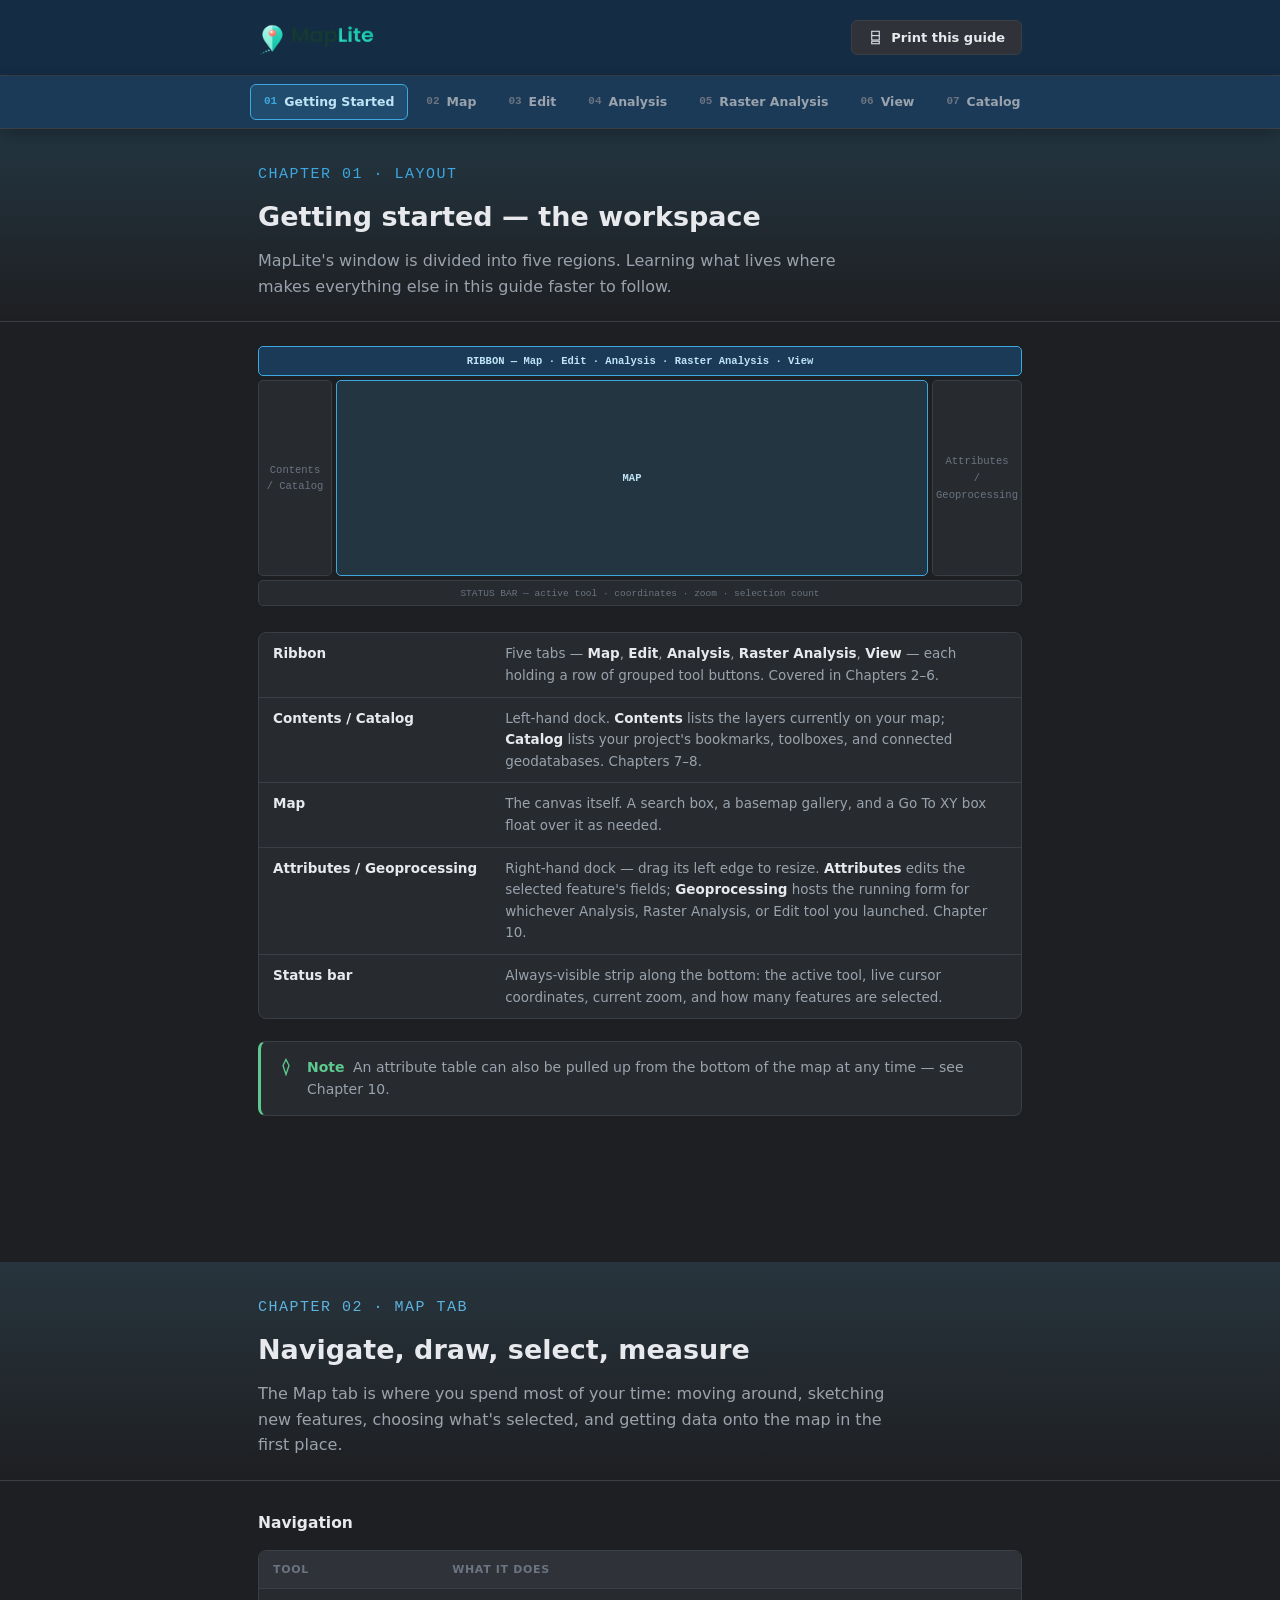
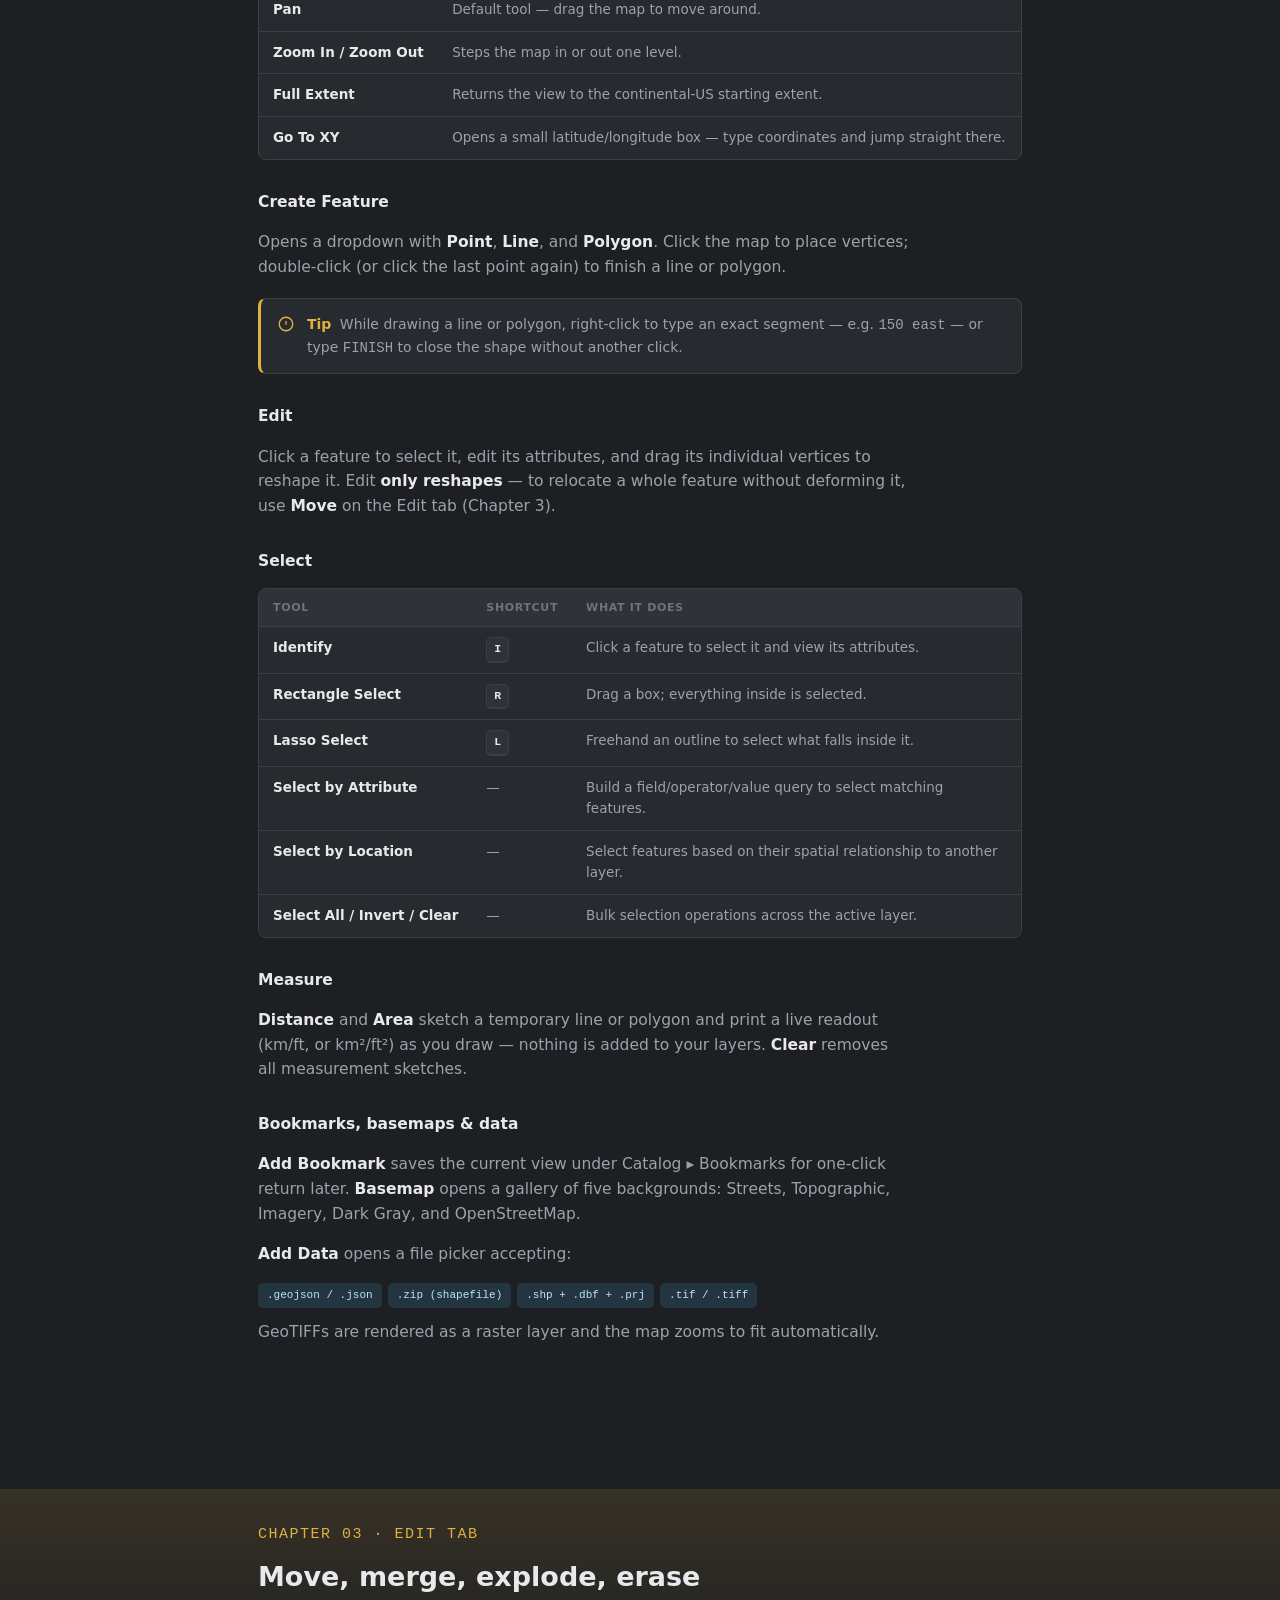
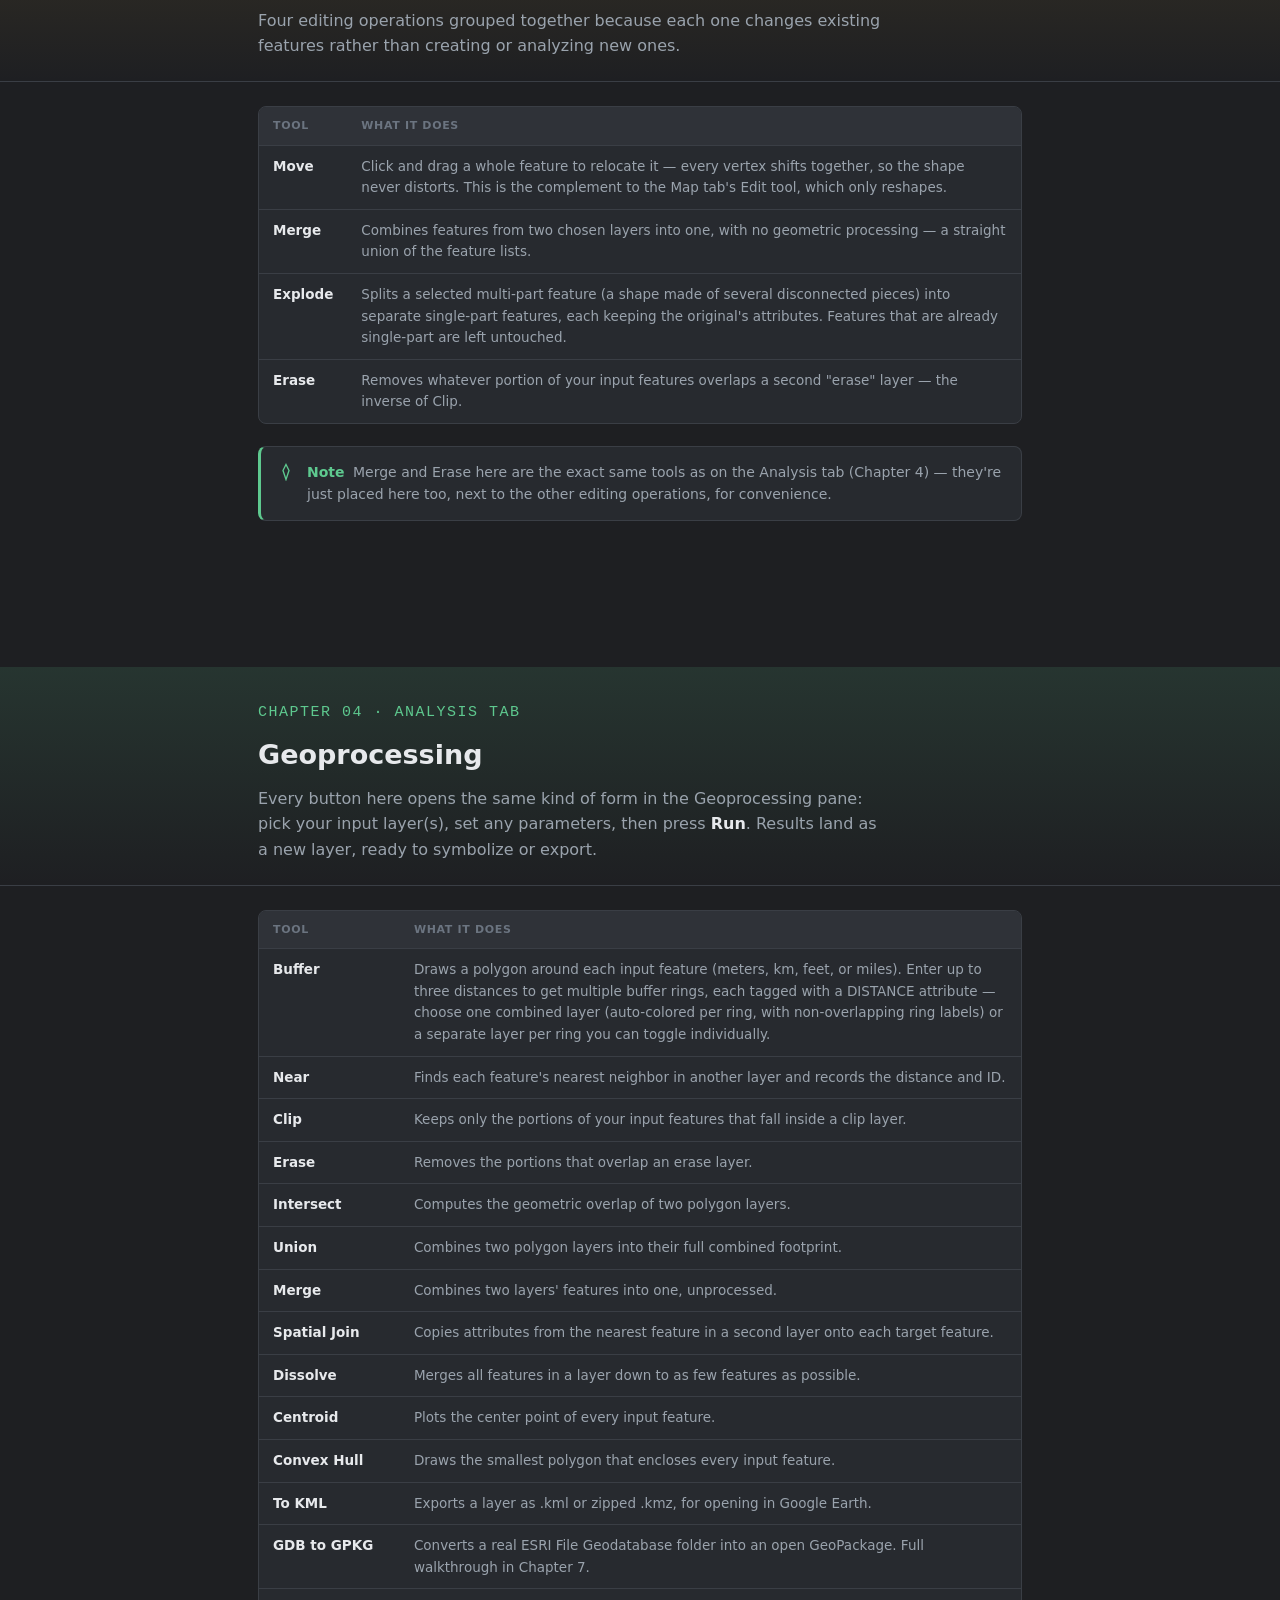
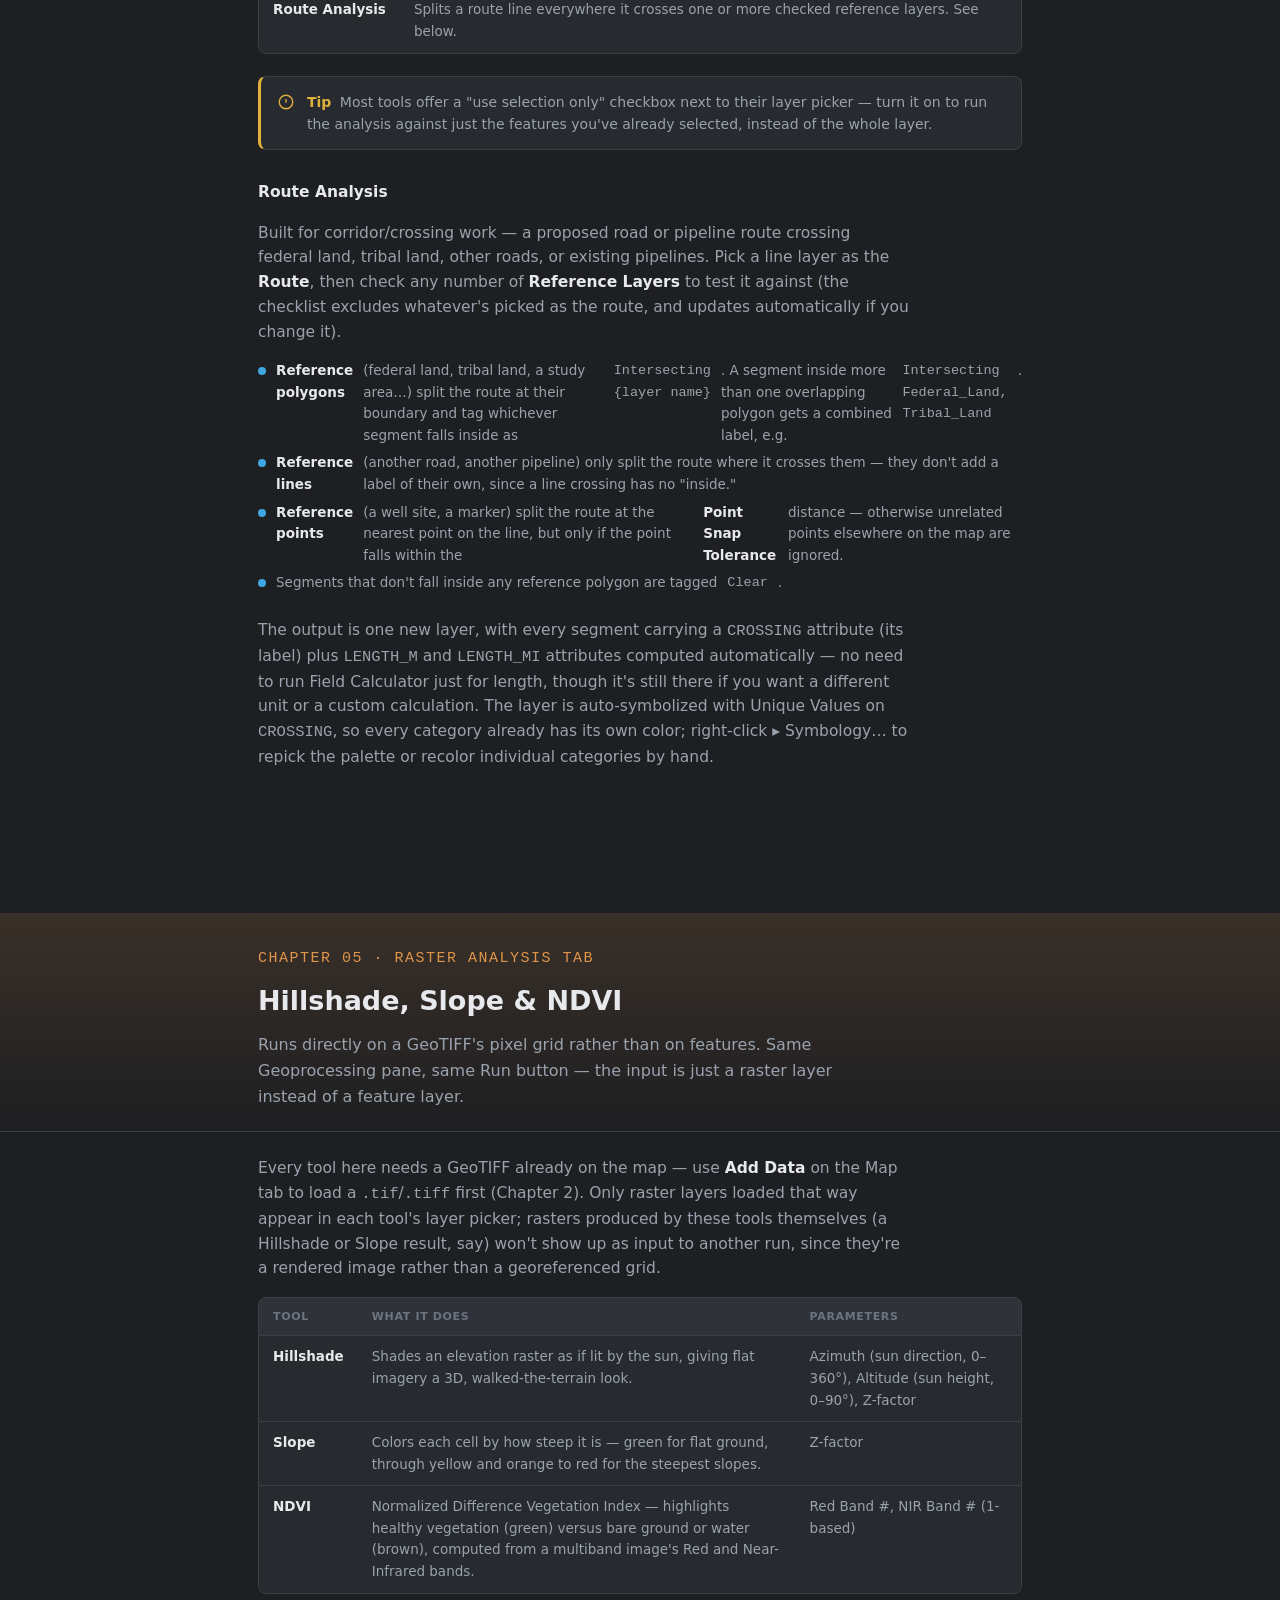
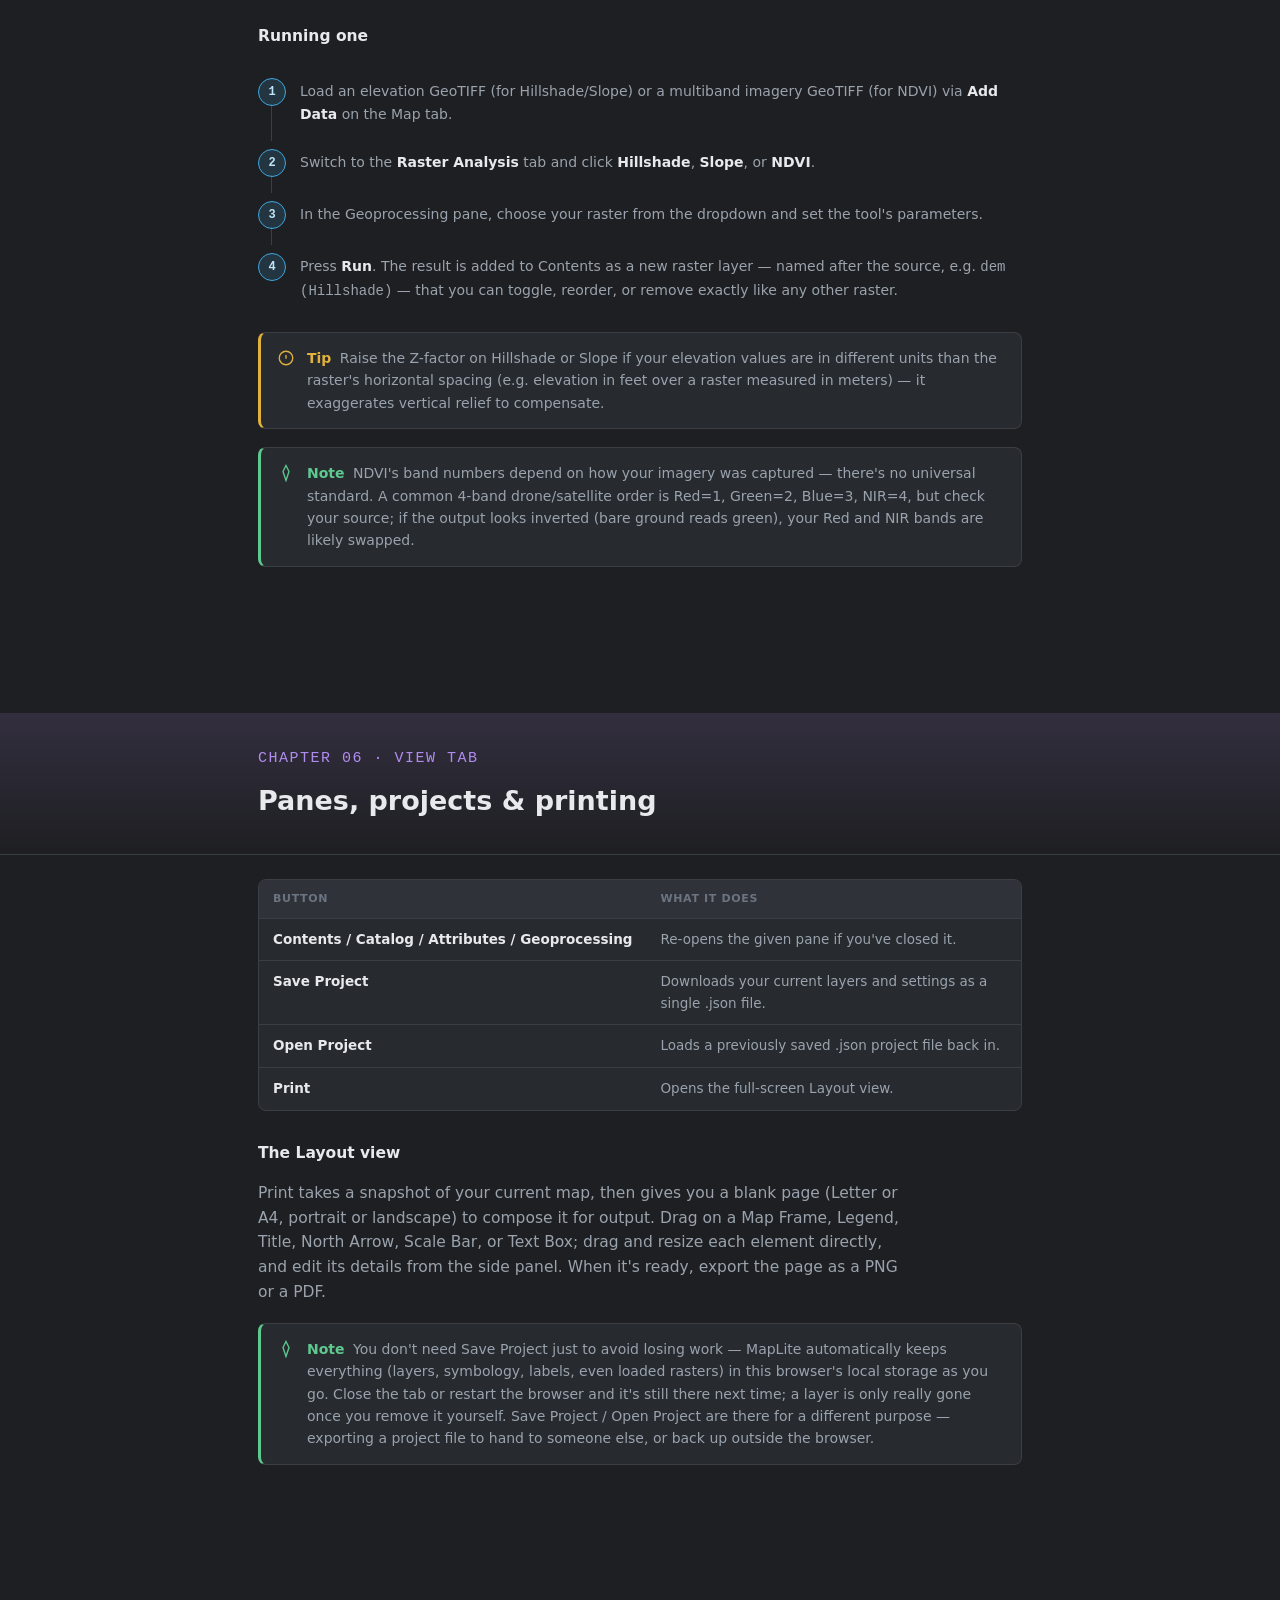
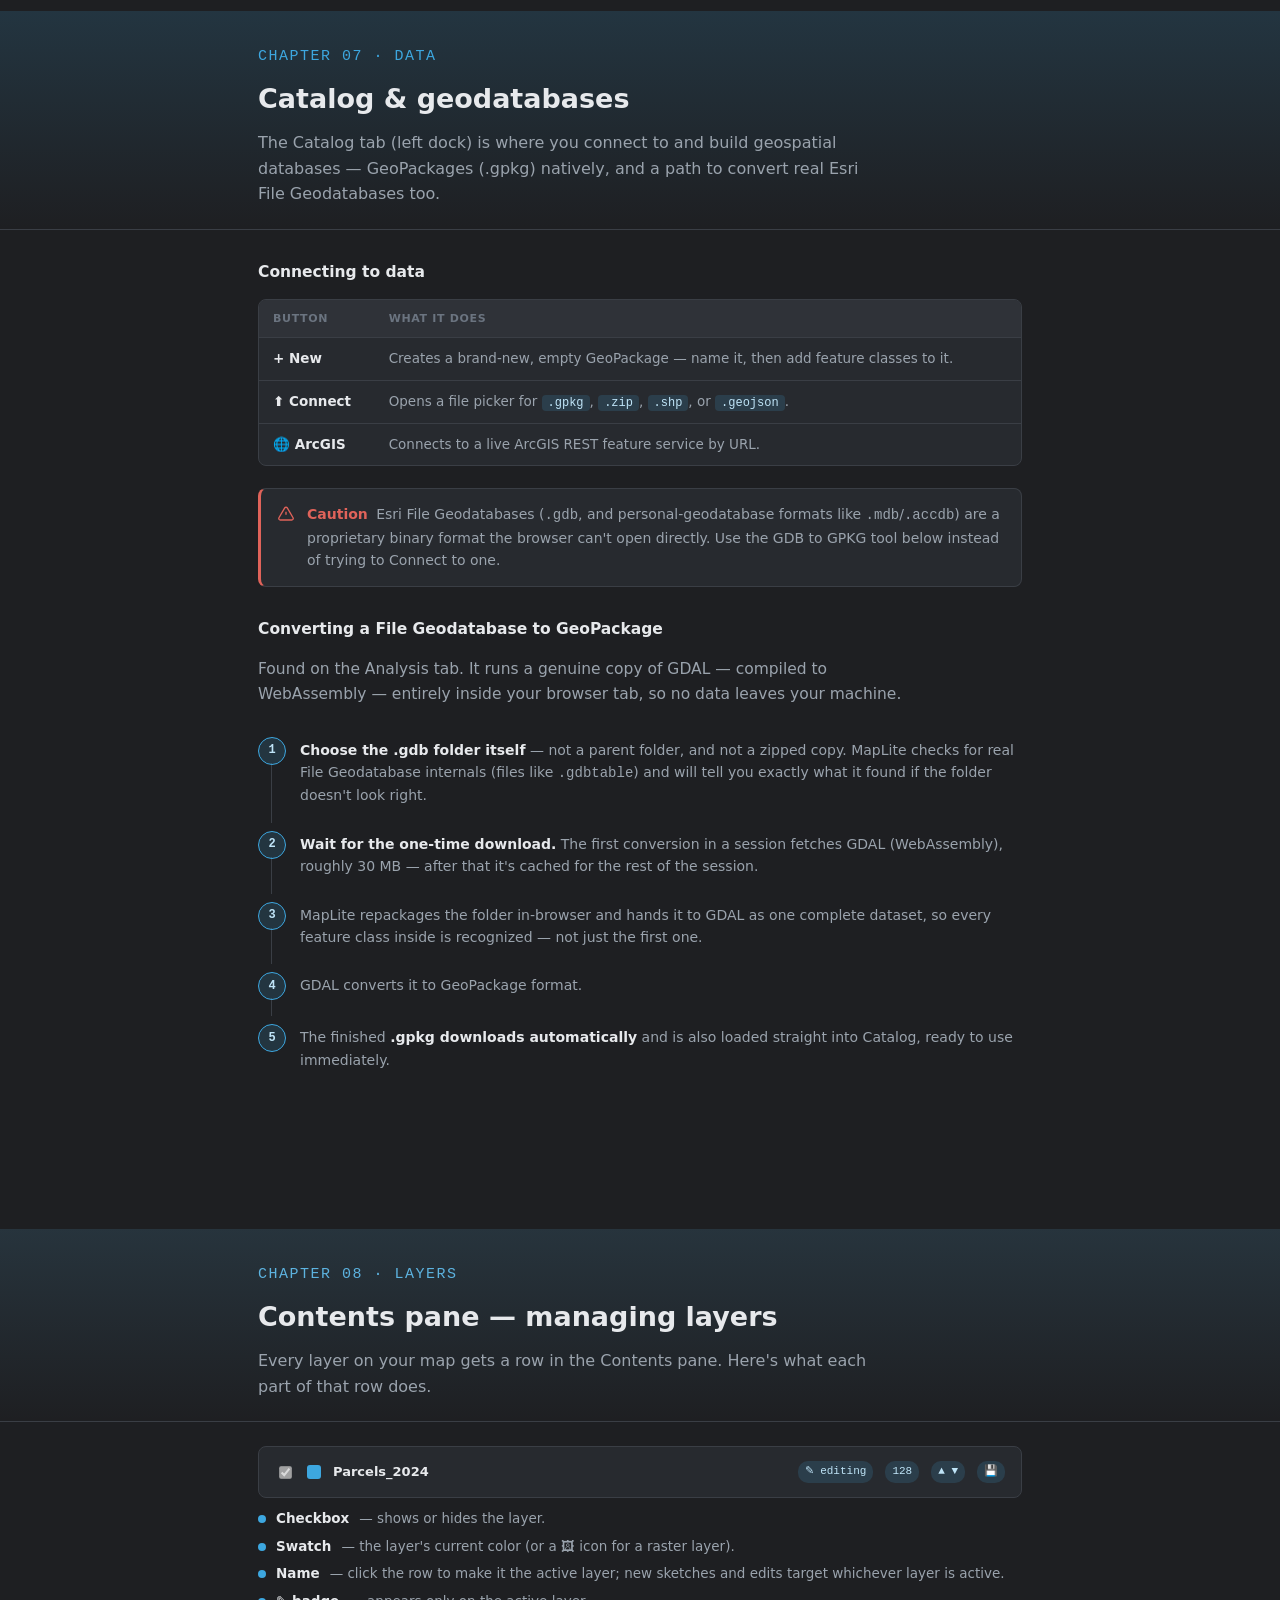
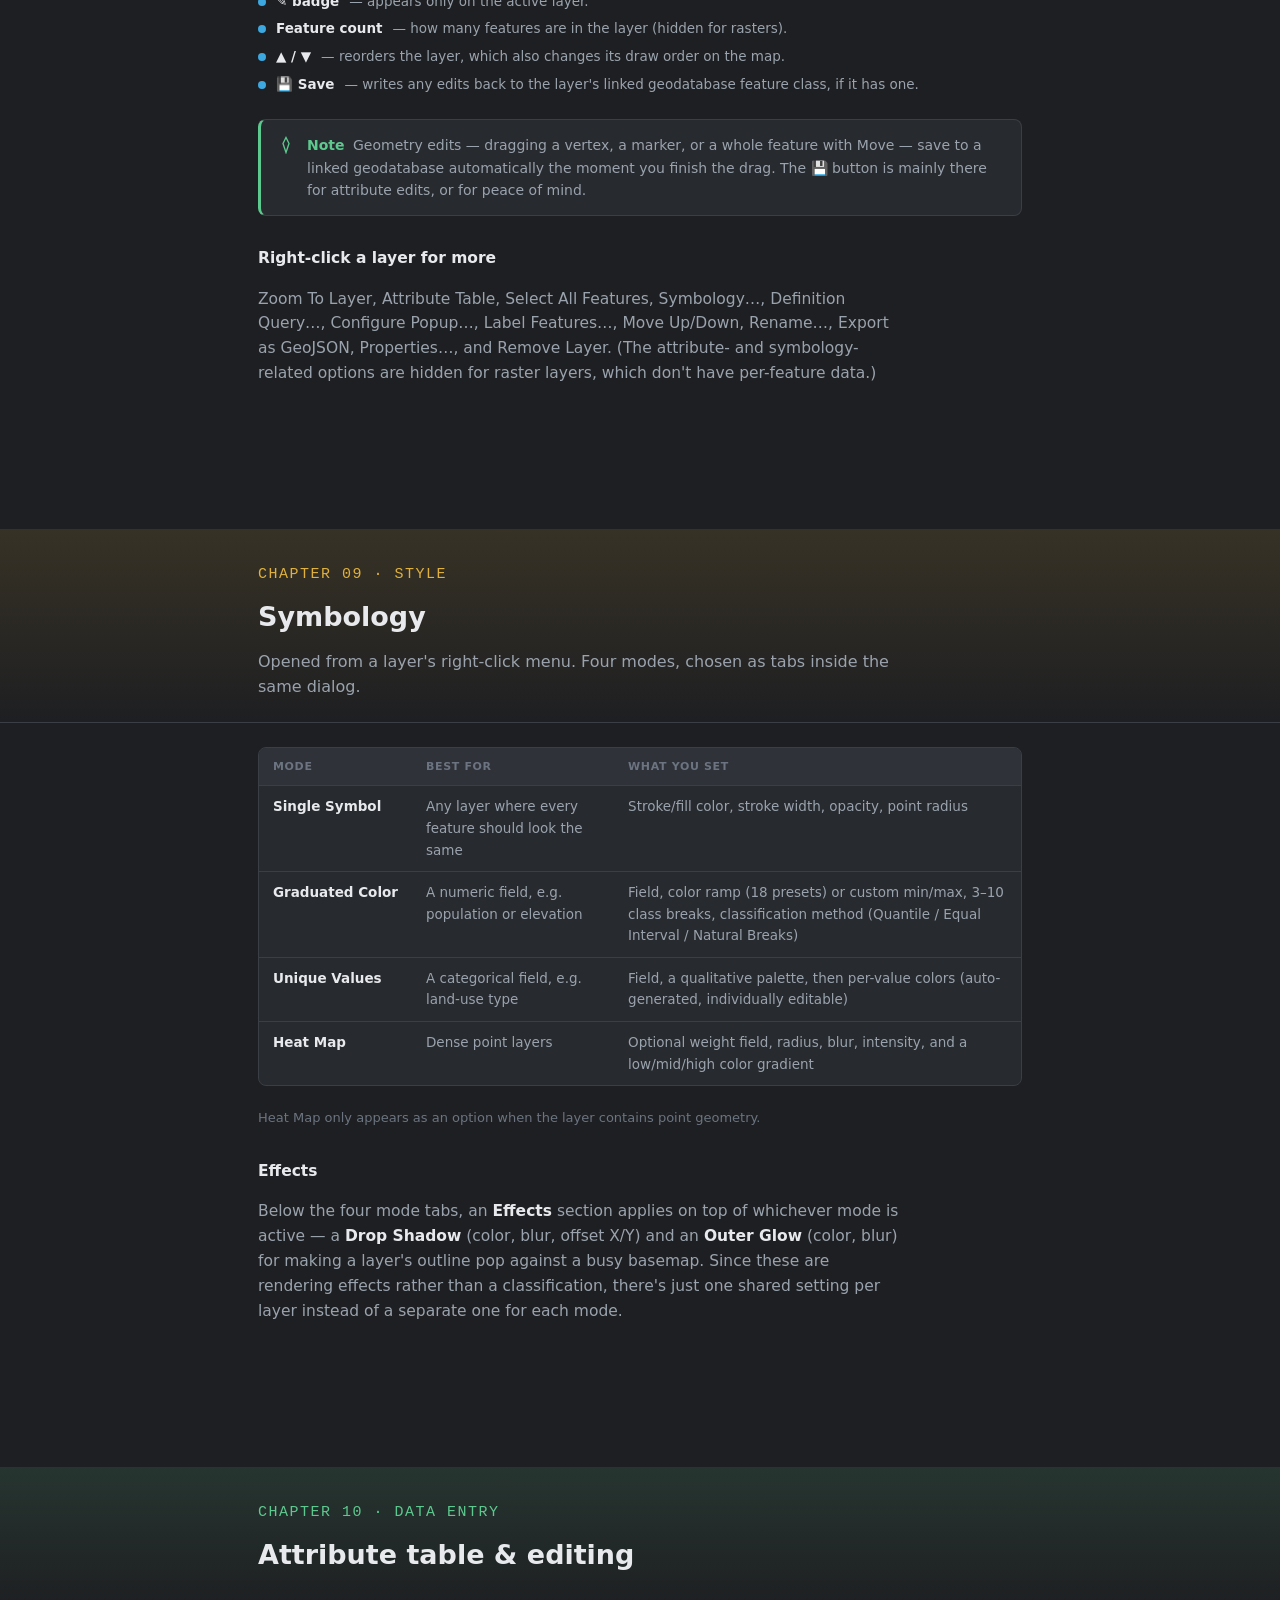
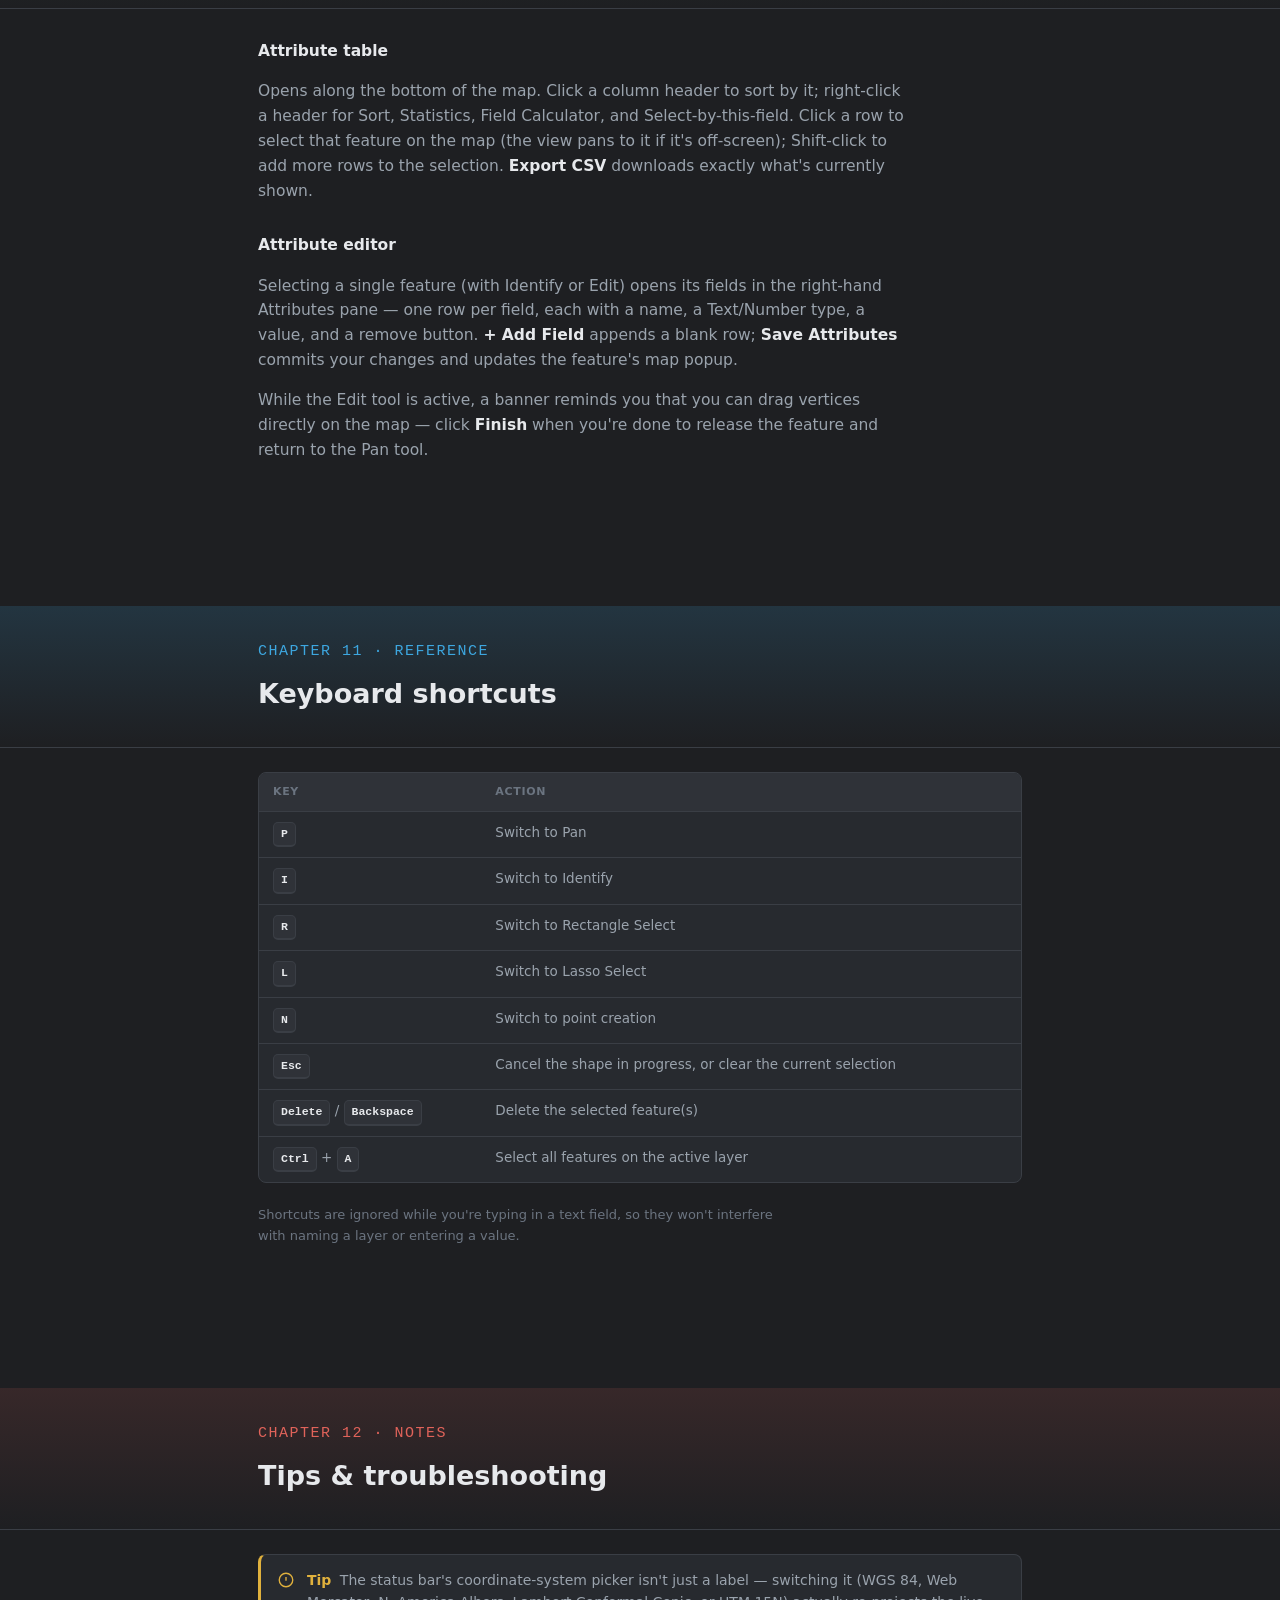
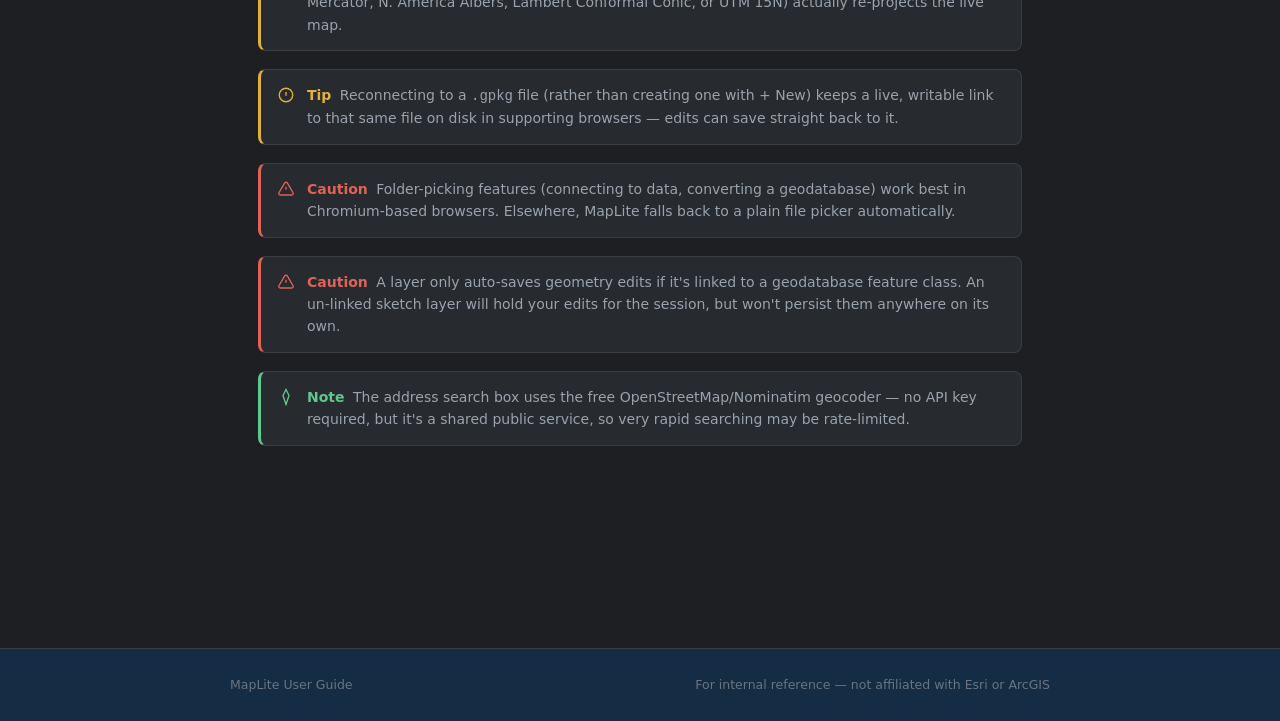
<file: user-guide.html>
<!doctype html>
<html lang="en">
<head>
<meta charset="UTF-8">
<meta name="viewport" content="width=device-width, initial-scale=1.0">
<title>MapLite — User Guide</title>
<style>
  :root{
    --bg-app:#1e1f22;
    --bg-panel:#272a2f;
    --bg-panel-raised:#2f3238;
    --bg-ribbon:#1b3a57;
    --bg-ribbon-dark:#142c44;
    --accent:#3da7e0;
    --accent-ink:#bfe4f7;
    --accent-soft:rgba(61,167,224,0.16);
    --accent-soft-strong:rgba(61,167,224,0.28);
    --border:#3a3e45;
    --text:#e7e9ec;
    --text-dim:#9aa3ad;
    --text-faint:#6b7480;
    --tip:#e0b13d;
    --tip-soft:rgba(224,177,61,0.13);
    --caution:#e0635a;
    --caution-soft:rgba(224,99,90,0.13);
    --good:#5ec98f;
    --good-soft:rgba(94,201,143,0.13);
    --ui: "Segoe UI", system-ui, -apple-system, Roboto, Arial, sans-serif;
    --mono: "Cascadia Mono", "SFMono-Regular", Consolas, "Liberation Mono", monospace;
  }

  *{box-sizing:border-box;}
  html{background:var(--bg-app);}
  body{
    margin:0; background:var(--bg-app); color:var(--text);
    font-family:var(--ui); line-height:1.6; font-size:15.5px;
    -webkit-font-smoothing:antialiased;
  }
  ::selection{background:var(--accent-soft-strong);}

  a{color:var(--accent-ink); text-decoration-color:var(--accent-soft-strong); text-underline-offset:2px;}
  a:hover{text-decoration-color:currentColor;}
  a:focus-visible, button:focus-visible{outline:2px solid var(--accent); outline-offset:2px; border-radius:2px;}

  h1,h2,h3,h4{font-family:var(--ui); color:var(--text); text-wrap:balance;}
  p{max-width:66ch;}
  code, kbd{font-family:var(--mono);}

  .page{max-width:820px; margin:0 auto; padding:0 28px 120px;}

  .app-header{
    background:var(--bg-ribbon-dark); border-bottom:1px solid var(--border);
    padding:20px 0;
  }
  .app-header-inner{
    max-width:820px; margin:0 auto; padding:0 28px;
    display:flex; align-items:center; justify-content:space-between; gap:20px; flex-wrap:wrap;
  }
  .brand{display:flex; align-items:center; gap:12px;}
  .brand .mark{width: 120px; height:34px; flex:0 0 auto;}
  .brand-text .name{font-size:19px; font-weight:700; color:var(--text); line-height:1.1;}
  .brand-text .sub{font-size:12px; color:var(--text-faint); font-family:var(--mono); letter-spacing:.04em; text-transform:uppercase;}

  .print-btn{
    appearance:none; border:1px solid var(--border); background:var(--bg-panel-raised); color:var(--text);
    font-family:var(--ui); font-size:13px; font-weight:600; padding:9px 16px; border-radius:6px;
    cursor:pointer; display:inline-flex; align-items:center; gap:8px;
  }
  .print-btn:hover{border-color:var(--accent); color:var(--accent-ink); background:var(--accent-soft);}
  .print-btn svg{width:15px; height:15px; stroke:currentColor; fill:none; stroke-width:1.7;}

  .tabstrip-wrap{
    position:sticky; top:0; z-index:20; background:var(--bg-ribbon); border-bottom:1px solid var(--border);
    box-shadow:0 6px 16px rgba(0,0,0,0.28);
  }
  .tabstrip{
    max-width:820px; margin:0 auto; padding:8px 20px; display:flex; gap:4px;
    overflow-x:auto; scrollbar-width:thin;
  }
  .tabstrip::-webkit-scrollbar{height:5px;}
  .tabstrip::-webkit-scrollbar-thumb{background:rgba(255,255,255,0.18); border-radius:3px;}
  .tab-link{
    flex:0 0 auto; display:flex; align-items:center; gap:7px; padding:7px 13px; border-radius:6px;
    font-size:12.5px; font-weight:600; color:var(--text-dim); text-decoration:none; white-space:nowrap;
    border:1px solid transparent;
  }
  .tab-link .n{font-family:var(--mono); font-size:11px; color:var(--text-faint); font-weight:700;}
  .tab-link:hover{background:rgba(255,255,255,0.08); color:var(--text);}
  .tab-link.active{background:var(--accent-soft); border-color:var(--accent); color:var(--accent-ink);}
  .tab-link.active .n{color:var(--accent);}

  .chapter{scroll-margin-top:66px; padding:0 0 8px;}
  .chapter-band{
    background:linear-gradient(180deg, var(--chapter-color-soft, var(--accent-soft)), transparent);
    border-bottom:1px solid var(--border); padding:34px 0 22px; margin-bottom:24px;
  }
  .chapter-band-inner{max-width:820px; margin:0 auto; padding:0 28px;}
  .chapter .kicker{
    font-family:var(--mono); font-size:12px; letter-spacing:.1em; text-transform:uppercase;
    color:var(--chapter-color, var(--accent)); margin:0 0 8px; display:flex; align-items:center; gap:8px;
  }
  .chapter h2{font-size:27px; margin:0 0 10px; font-weight:700;}
  .lede{font-size:16px; color:var(--text-dim); max-width:62ch; margin:0;}
  .chapter h3{font-size:15.5px; margin:30px 0 10px; color:var(--text); font-weight:700;}
  .chapter p{color:var(--text-dim);}

  .tbl-wrap{overflow-x:auto; margin:14px 0 22px; border:1px solid var(--border); border-radius:8px; background:var(--bg-panel);}
  table{width:100%; border-collapse:collapse; font-size:13.5px; min-width:520px;}
  thead th{
    text-align:left; font-family:var(--ui); font-size:11px; text-transform:uppercase; letter-spacing:.06em;
    color:var(--text-faint); background:var(--bg-panel-raised); padding:10px 14px; border-bottom:1px solid var(--border);
  }
  tbody td{padding:10px 14px; border-bottom:1px solid var(--border); vertical-align:top; color:var(--text-dim);}
  tbody tr:last-child td{border-bottom:none;}
  tbody tr:hover td{background:rgba(255,255,255,0.025);}
  tbody td.term{color:var(--text); font-weight:600; white-space:nowrap;}
  tbody td code{background:var(--accent-soft); padding:1px 6px; border-radius:4px; font-size:12px; color:var(--accent-ink);}

  .callout{
    display:flex; gap:12px; padding:14px 16px; border-radius:8px; margin:18px 0;
    background:var(--bg-panel); border:1px solid var(--border); border-left:3px solid var(--callout-color, var(--accent));
    font-size:14px;
  }
  .callout p{margin:0; max-width:none; color:var(--text-dim);}
  .callout .icon{flex:0 0 auto; width:18px; height:18px; margin-top:2px;}
  .callout .icon svg{width:100%; height:100%; fill:none; stroke-width:1.8; stroke:var(--callout-color, var(--accent));}
  .callout .label{font-weight:700; margin-right:4px; color:var(--callout-color, var(--accent));}
  .callout.tip{--callout-color:var(--tip);}
  .callout.caution{--callout-color:var(--caution);}
  .callout.note{--callout-color:var(--good);}

  .steps{list-style:none; margin:18px 0; padding:0; counter-reset:step;}
  .steps li{
    counter-increment:step; display:grid; grid-template-columns:28px 1fr; gap:14px;
    padding:12px 0; position:relative;
  }
  .steps li:not(:last-child)::after{
    content:""; position:absolute; left:13px; top:38px; bottom:-4px; width:1px; background:var(--border);
  }
  .steps li::before{
    content:counter(step); font-family:var(--mono); font-size:12px; font-weight:700;
    width:26px; height:26px; border-radius:50%; background:var(--accent-soft); color:var(--accent-ink);
    border:1px solid var(--accent); display:flex; align-items:center; justify-content:center; z-index:1;
  }
  .steps .step-body{color:var(--text-dim); font-size:14px; padding-top:2px;}
  .steps .step-body strong{color:var(--text);}

  .ui-diagram{
    display:grid; grid-template-columns:74px 1fr 90px; grid-template-rows:30px 1fr 26px;
    gap:4px; height:260px; margin:20px 0 26px; font-family:var(--mono); font-size:10.5px;
    color:var(--text-faint);
  }
  .ui-diagram > div{
    border:1px solid var(--border); border-radius:5px; background:var(--bg-panel);
    display:flex; align-items:center; justify-content:center; text-align:center; padding:4px;
  }
  .ui-diagram .d-ribbon{grid-column:1/4; grid-row:1; background:var(--bg-ribbon); color:var(--accent-ink); font-weight:700; border-color:var(--accent);}
  .ui-diagram .d-left{grid-column:1; grid-row:2;}
  .ui-diagram .d-map{grid-column:2; grid-row:2; background:var(--accent-soft); color:var(--accent-ink); font-weight:700; border-color:var(--accent);}
  .ui-diagram .d-right{grid-column:3; grid-row:2;}
  .ui-diagram .d-status{grid-column:1/4; grid-row:3; font-size:9.5px;}

  .row-anatomy{
    border:1px solid var(--border); border-radius:8px; padding:14px 16px; margin:18px 0 8px;
    background:var(--bg-panel); display:flex; align-items:center; gap:12px; font-size:13px;
    flex-wrap:wrap;
  }
  .row-anatomy .swatch{width:14px; height:14px; border-radius:3px; background:var(--accent); flex:0 0 auto;}
  .row-anatomy .name{font-weight:600; color:var(--text); flex:1 1 auto; min-width:80px;}
  .row-chip{
    font-family:var(--mono); font-size:11px; padding:2px 7px; border-radius:10px;
    background:var(--accent-soft); color:var(--accent-ink); white-space:nowrap;
  }
  .anatomy-key{list-style:none; margin:10px 0 24px; padding:0; display:grid; gap:6px; font-size:13.5px; color:var(--text-dim);}
  .anatomy-key li{display:flex; gap:10px;}
  .anatomy-key strong{color:var(--text);}
  .anatomy-key .dot{width:8px; height:8px; border-radius:50%; background:var(--accent); margin-top:7px; flex:0 0 auto;}

  kbd{
    display:inline-block; font-size:11.5px; padding:2px 7px; border-radius:5px;
    background:var(--bg-panel-raised); border:1px solid var(--border); border-bottom-width:2px;
    color:var(--text); font-weight:600;
  }

  .swatch-row{display:flex; flex-wrap:wrap; gap:6px; margin:10px 0 20px;}
  .swatch-row span{
    font-family:var(--mono); font-size:11px; padding:4px 9px; border-radius:5px;
    background:var(--accent-soft); color:var(--accent-ink);
  }

  footer{
    margin-top:56px; padding:26px 28px; border-top:1px solid var(--border); background:var(--bg-ribbon-dark);
    color:var(--text-faint); font-size:12.5px;
  }
  footer .inner{max-width:820px; margin:0 auto; width:100%; display:flex; justify-content:space-between; gap:12px; flex-wrap:wrap;}

  @media (max-width:640px){
    .tab-link .n{display:none;}
    .page{padding:0 16px 100px;}
    .chapter-band-inner, .app-header-inner{padding:0 16px;}
  }

  @media print{
    html, body{background:#fff !important; color:#182a33 !important;}
    :root{
      --bg-app:#ffffff; --bg-panel:#ffffff; --bg-panel-raised:#f3f5f4; --bg-ribbon:#ffffff; --bg-ribbon-dark:#ffffff;
      --accent:#1f6f9c; --accent-ink:#123a4f; --accent-soft:#eaf2f6; --accent-soft-strong:#d7e7ee;
      --border:#cfd7d5; --text:#182a33; --text-dim:#3c4d55; --text-faint:#6b7b82;
      --tip:#7c5417; --tip-soft:#faf1e3; --caution:#8a352b; --caution-soft:#f8e9e7; --good:#2f6b4f; --good-soft:#e8f3ee;
    }
    .no-print{display:none !important;}
    .tabstrip-wrap{position:static; box-shadow:none;}
    .app-header{border-bottom:2px solid #182a33;}
    .page{max-width:none; padding:0 6mm;}
    .chapter{page-break-inside:avoid-page; break-inside:avoid-page; scroll-margin-top:0;}
    .chapter-band{background:none; border-bottom:1px solid #cfd7d5;}
    a{color:#182a33; text-decoration:none;}
    footer{background:#fff;}
  }

  @media (prefers-reduced-motion:no-preference){
    .print-btn, .tab-link{transition:background-color .15s ease, border-color .15s ease, color .15s ease;}
  }
</style>
</head>
<body>

  <header class="app-header">
    <div class="app-header-inner">
      <div class="brand">
        <img src="data/logo.png" alt="" class="mark">
      </div>
      <button class="print-btn no-print" onclick="window.print()">
        <svg viewBox="0 0 24 24"><path d="M6 9V2h12v7M6 18h12v4H6z"/><rect x="6" y="9" width="12" height="7"/></svg>
        Print this guide
      </button>
    </div>
  </header>

  <nav class="tabstrip-wrap no-print" aria-label="Chapters">
    <div class="tabstrip" id="tabstrip">
      <a class="tab-link" href="#ch1"><span class="n">01</span>Getting Started</a>
      <a class="tab-link" href="#ch2"><span class="n">02</span>Map</a>
      <a class="tab-link" href="#ch3"><span class="n">03</span>Edit</a>
      <a class="tab-link" href="#ch4"><span class="n">04</span>Analysis</a>
      <a class="tab-link" href="#ch5"><span class="n">05</span>Raster Analysis</a>
      <a class="tab-link" href="#ch6"><span class="n">06</span>View</a>
      <a class="tab-link" href="#ch7"><span class="n">07</span>Catalog</a>
      <a class="tab-link" href="#ch8"><span class="n">08</span>Layers</a>
      <a class="tab-link" href="#ch9"><span class="n">09</span>Symbology</a>
      <a class="tab-link" href="#ch10"><span class="n">10</span>Attributes</a>
      <a class="tab-link" href="#ch11"><span class="n">11</span>Shortcuts</a>
      <a class="tab-link" href="#ch12"><span class="n">12</span>Tips</a>
    </div>
  </nav>

  <section class="chapter" id="ch1">
    <div class="chapter-band" style="--chapter-color:var(--accent); --chapter-color-soft:var(--accent-soft);">
      <div class="chapter-band-inner">
        <p class="kicker" style="font-size: 15px;">Chapter 01 · Layout</p>
        <h2>Getting started — the workspace</h2>
        <p class="lede">MapLite's window is divided into five regions. Learning what lives where makes everything else in this guide faster to follow.</p>
      </div>
    </div>
    <div class="page">
    <div class="ui-diagram" role="img" aria-label="Diagram of the MapLite workspace: a Ribbon across the top, Contents/Catalog pane on the left, the Map in the center, an Attributes/Geoprocessing pane on the right, and a status bar at the bottom.">
      <div class="d-ribbon">RIBBON — Map · Edit · Analysis · Raster Analysis · View</div>
      <div class="d-left">Contents<br>/ Catalog</div>
      <div class="d-map">MAP</div>
      <div class="d-right">Attributes<br>/ Geoprocessing</div>
      <div class="d-status">STATUS BAR — active tool · coordinates · zoom · selection count</div>
    </div>

    <div class="tbl-wrap"><table>
      <tbody>
        <tr><td class="term" style="width:170px;">Ribbon</td><td>Five tabs — <strong style="color:var(--text)">Map</strong>, <strong style="color:var(--text)">Edit</strong>, <strong style="color:var(--text)">Analysis</strong>, <strong style="color:var(--text)">Raster Analysis</strong>, <strong style="color:var(--text)">View</strong> — each holding a row of grouped tool buttons. Covered in Chapters 2–6.</td></tr>
        <tr><td class="term">Contents / Catalog</td><td>Left-hand dock. <strong style="color:var(--text)">Contents</strong> lists the layers currently on your map; <strong style="color:var(--text)">Catalog</strong> lists your project's bookmarks, toolboxes, and connected geodatabases. Chapters 7–8.</td></tr>
        <tr><td class="term">Map</td><td>The canvas itself. A search box, a basemap gallery, and a Go To XY box float over it as needed.</td></tr>
        <tr><td class="term">Attributes / Geoprocessing</td><td>Right-hand dock — drag its left edge to resize. <strong style="color:var(--text)">Attributes</strong> edits the selected feature's fields; <strong style="color:var(--text)">Geoprocessing</strong> hosts the running form for whichever Analysis, Raster Analysis, or Edit tool you launched. Chapter 10.</td></tr>
        <tr><td class="term">Status bar</td><td>Always-visible strip along the bottom: the active tool, live cursor coordinates, current zoom, and how many features are selected.</td></tr>
      </tbody>
    </table></div>

    <div class="callout note">
      <span class="icon"><svg viewBox="0 0 24 24"><path d="M12 2l4 8-4 12-4-12z"/></svg></span>
      <p><span class="label">Note</span> An attribute table can also be pulled up from the bottom of the map at any time — see Chapter 10.</p>
    </div>
    </div>
  </section>

  <section class="chapter" id="ch2">
    <div class="chapter-band" style="--chapter-color:#5db3e0; --chapter-color-soft:rgba(93,179,224,0.14);">
      <div class="chapter-band-inner">
        <p class="kicker" style="font-size: 15px;">Chapter 02 · Map tab</p>
        <h2>Navigate, draw, select, measure</h2>
        <p class="lede">The Map tab is where you spend most of your time: moving around, sketching new features, choosing what's selected, and getting data onto the map in the first place.</p>
      </div>
    </div>
    <div class="page">

    <h3>Navigation</h3>
    <div class="tbl-wrap"><table>
      <thead><tr><th>Tool</th><th>What it does</th></tr></thead>
      <tbody>
        <tr><td class="term">Pan</td><td>Default tool — drag the map to move around.</td></tr>
        <tr><td class="term">Zoom In / Zoom Out</td><td>Steps the map in or out one level.</td></tr>
        <tr><td class="term">Full Extent</td><td>Returns the view to the continental-US starting extent.</td></tr>
        <tr><td class="term">Go To XY</td><td>Opens a small latitude/longitude box — type coordinates and jump straight there.</td></tr>
      </tbody>
    </table></div>

    <h3>Create Feature</h3>
    <p>Opens a dropdown with <strong style="color:var(--text)">Point</strong>, <strong style="color:var(--text)">Line</strong>, and <strong style="color:var(--text)">Polygon</strong>. Click the map to place vertices; double-click (or click the last point again) to finish a line or polygon.</p>
    <div class="callout tip">
      <span class="icon"><svg viewBox="0 0 24 24"><circle cx="12" cy="12" r="9"/><path d="M12 8v5M12 16h.01"/></svg></span>
      <p><span class="label">Tip</span> While drawing a line or polygon, right-click to type an exact segment — e.g. <code>150 east</code> — or type <code>FINISH</code> to close the shape without another click.</p>
    </div>

    <h3>Edit</h3>
    <p>Click a feature to select it, edit its attributes, and drag its individual vertices to reshape it. Edit <strong style="color:var(--text)">only reshapes</strong> — to relocate a whole feature without deforming it, use <strong style="color:var(--text)">Move</strong> on the Edit tab (Chapter 3).</p>

    <h3>Select</h3>
    <div class="tbl-wrap"><table>
      <thead><tr><th>Tool</th><th>Shortcut</th><th>What it does</th></tr></thead>
      <tbody>
        <tr><td class="term">Identify</td><td><kbd>I</kbd></td><td>Click a feature to select it and view its attributes.</td></tr>
        <tr><td class="term">Rectangle Select</td><td><kbd>R</kbd></td><td>Drag a box; everything inside is selected.</td></tr>
        <tr><td class="term">Lasso Select</td><td><kbd>L</kbd></td><td>Freehand an outline to select what falls inside it.</td></tr>
        <tr><td class="term">Select by Attribute</td><td>—</td><td>Build a field/operator/value query to select matching features.</td></tr>
        <tr><td class="term">Select by Location</td><td>—</td><td>Select features based on their spatial relationship to another layer.</td></tr>
        <tr><td class="term">Select All / Invert / Clear</td><td>—</td><td>Bulk selection operations across the active layer.</td></tr>
      </tbody>
    </table></div>

    <h3>Measure</h3>
    <p><strong style="color:var(--text)">Distance</strong> and <strong style="color:var(--text)">Area</strong> sketch a temporary line or polygon and print a live readout (km/ft, or km²/ft²) as you draw — nothing is added to your layers. <strong style="color:var(--text)">Clear</strong> removes all measurement sketches.</p>

    <h3>Bookmarks, basemaps &amp; data</h3>
    <p><strong style="color:var(--text)">Add Bookmark</strong> saves the current view under Catalog ▸ Bookmarks for one-click return later. <strong style="color:var(--text)">Basemap</strong> opens a gallery of five backgrounds: Streets, Topographic, Imagery, Dark Gray, and OpenStreetMap.</p>
    <p><strong style="color:var(--text)">Add Data</strong> opens a file picker accepting:</p>
    <div class="swatch-row">
      <span>.geojson / .json</span><span>.zip (shapefile)</span><span>.shp + .dbf + .prj</span><span>.tif / .tiff</span>
    </div>
    <p style="margin-top:-8px;">GeoTIFFs are rendered as a raster layer and the map zooms to fit automatically.</p>
    </div>
  </section>

  <section class="chapter" id="ch3">
    <div class="chapter-band" style="--chapter-color:var(--tip); --chapter-color-soft:var(--tip-soft);">
      <div class="chapter-band-inner">
        <p class="kicker" style="font-size: 15px;">Chapter 03 · Edit tab</p>
        <h2>Move, merge, explode, erase</h2>
        <p class="lede">Four editing operations grouped together because each one changes existing features rather than creating or analyzing new ones.</p>
      </div>
    </div>
    <div class="page">

    <div class="tbl-wrap"><table>
      <thead><tr><th>Tool</th><th>What it does</th></tr></thead>
      <tbody>
        <tr><td class="term">Move</td><td>Click and drag a whole feature to relocate it — every vertex shifts together, so the shape never distorts. This is the complement to the Map tab's Edit tool, which only reshapes.</td></tr>
        <tr><td class="term">Merge</td><td>Combines features from two chosen layers into one, with no geometric processing — a straight union of the feature lists.</td></tr>
        <tr><td class="term">Explode</td><td>Splits a selected multi-part feature (a shape made of several disconnected pieces) into separate single-part features, each keeping the original's attributes. Features that are already single-part are left untouched.</td></tr>
        <tr><td class="term">Erase</td><td>Removes whatever portion of your input features overlaps a second "erase" layer — the inverse of Clip.</td></tr>
      </tbody>
    </table></div>

    <div class="callout note">
      <span class="icon"><svg viewBox="0 0 24 24"><path d="M12 2l4 8-4 12-4-12z"/></svg></span>
      <p><span class="label">Note</span> Merge and Erase here are the exact same tools as on the Analysis tab (Chapter 4) — they're just placed here too, next to the other editing operations, for convenience.</p>
    </div>
    </div>
  </section>

  <section class="chapter" id="ch4">
    <div class="chapter-band" style="--chapter-color:var(--good); --chapter-color-soft:var(--good-soft);">
      <div class="chapter-band-inner">
        <p class="kicker" style="font-size: 15px;">Chapter 04 · Analysis tab</p>
        <h2>Geoprocessing</h2>
        <p class="lede">Every button here opens the same kind of form in the Geoprocessing pane: pick your input layer(s), set any parameters, then press <strong style="color:var(--text)">Run</strong>. Results land as a new layer, ready to symbolize or export.</p>
      </div>
    </div>
    <div class="page">

    <div class="tbl-wrap"><table>
      <thead><tr><th>Tool</th><th>What it does</th></tr></thead>
      <tbody>
        <tr><td class="term">Buffer</td><td>Draws a polygon around each input feature (meters, km, feet, or miles). Enter up to three distances to get multiple buffer rings, each tagged with a DISTANCE attribute — choose one combined layer (auto-colored per ring, with non-overlapping ring labels) or a separate layer per ring you can toggle individually.</td></tr>
        <tr><td class="term">Near</td><td>Finds each feature's nearest neighbor in another layer and records the distance and ID.</td></tr>
        <tr><td class="term">Clip</td><td>Keeps only the portions of your input features that fall inside a clip layer.</td></tr>
        <tr><td class="term">Erase</td><td>Removes the portions that overlap an erase layer.</td></tr>
        <tr><td class="term">Intersect</td><td>Computes the geometric overlap of two polygon layers.</td></tr>
        <tr><td class="term">Union</td><td>Combines two polygon layers into their full combined footprint.</td></tr>
        <tr><td class="term">Merge</td><td>Combines two layers' features into one, unprocessed.</td></tr>
        <tr><td class="term">Spatial Join</td><td>Copies attributes from the nearest feature in a second layer onto each target feature.</td></tr>
        <tr><td class="term">Dissolve</td><td>Merges all features in a layer down to as few features as possible.</td></tr>
        <tr><td class="term">Centroid</td><td>Plots the center point of every input feature.</td></tr>
        <tr><td class="term">Convex Hull</td><td>Draws the smallest polygon that encloses every input feature.</td></tr>
        <tr><td class="term">To KML</td><td>Exports a layer as .kml or zipped .kmz, for opening in Google Earth.</td></tr>
        <tr><td class="term">GDB to GPKG</td><td>Converts a real ESRI File Geodatabase folder into an open GeoPackage. Full walkthrough in Chapter 7.</td></tr>
        <tr><td class="term">Route Analysis</td><td>Splits a route line everywhere it crosses one or more checked reference layers. See below.</td></tr>
      </tbody>
    </table></div>

    <div class="callout tip">
      <span class="icon"><svg viewBox="0 0 24 24"><circle cx="12" cy="12" r="9"/><path d="M12 8v5M12 16h.01"/></svg></span>
      <p><span class="label">Tip</span> Most tools offer a "use selection only" checkbox next to their layer picker — turn it on to run the analysis against just the features you've already selected, instead of the whole layer.</p>
    </div>

    <h3>Route Analysis</h3>
    <p>Built for corridor/crossing work — a proposed road or pipeline route crossing federal land, tribal land, other roads, or existing pipelines. Pick a line layer as the <strong style="color:var(--text)">Route</strong>, then check any number of <strong style="color:var(--text)">Reference Layers</strong> to test it against (the checklist excludes whatever's picked as the route, and updates automatically if you change it).</p>
    <ul class="anatomy-key">
      <li><span class="dot"></span> <strong>Reference polygons</strong> (federal land, tribal land, a study area…) split the route at their boundary and tag whichever segment falls inside as <code>Intersecting {layer name}</code>. A segment inside more than one overlapping polygon gets a combined label, e.g. <code>Intersecting Federal_Land, Tribal_Land</code>.</li>
      <li><span class="dot"></span> <strong>Reference lines</strong> (another road, another pipeline) only split the route where it crosses them — they don't add a label of their own, since a line crossing has no "inside."</li>
      <li><span class="dot"></span> <strong>Reference points</strong> (a well site, a marker) split the route at the nearest point on the line, but only if the point falls within the <strong style="color:var(--text)">Point Snap Tolerance</strong> distance — otherwise unrelated points elsewhere on the map are ignored.</li>
      <li><span class="dot"></span> Segments that don't fall inside any reference polygon are tagged <code>Clear</code>.</li>
    </ul>
    <p>The output is one new layer, with every segment carrying a <code>CROSSING</code> attribute (its label) plus <code>LENGTH_M</code> and <code>LENGTH_MI</code> attributes computed automatically — no need to run Field Calculator just for length, though it's still there if you want a different unit or a custom calculation. The layer is auto-symbolized with Unique Values on <code>CROSSING</code>, so every category already has its own color; right-click ▸ Symbology… to repick the palette or recolor individual categories by hand.</p>
    </div>
  </section>

  <section class="chapter" id="ch5">
    <div class="chapter-band" style="--chapter-color:#e0954a; --chapter-color-soft:rgba(224,149,74,0.14);">
      <div class="chapter-band-inner">
        <p class="kicker" style="font-size: 15px;">Chapter 05 · Raster Analysis tab</p>
        <h2>Hillshade, Slope &amp; NDVI</h2>
        <p class="lede">Runs directly on a GeoTIFF's pixel grid rather than on features. Same Geoprocessing pane, same Run button — the input is just a raster layer instead of a feature layer.</p>
      </div>
    </div>
    <div class="page">

    <p>Every tool here needs a GeoTIFF already on the map — use <strong style="color:var(--text)">Add Data</strong> on the Map tab to load a <code>.tif</code>/<code>.tiff</code> first (Chapter 2). Only raster layers loaded that way appear in each tool's layer picker; rasters produced by these tools themselves (a Hillshade or Slope result, say) won't show up as input to another run, since they're a rendered image rather than a georeferenced grid.</p>

    <div class="tbl-wrap"><table>
      <thead><tr><th>Tool</th><th>What it does</th><th>Parameters</th></tr></thead>
      <tbody>
        <tr><td class="term">Hillshade</td><td>Shades an elevation raster as if lit by the sun, giving flat imagery a 3D, walked-the-terrain look.</td><td>Azimuth (sun direction, 0–360°), Altitude (sun height, 0–90°), Z-factor</td></tr>
        <tr><td class="term">Slope</td><td>Colors each cell by how steep it is — green for flat ground, through yellow and orange to red for the steepest slopes.</td><td>Z-factor</td></tr>
        <tr><td class="term">NDVI</td><td>Normalized Difference Vegetation Index — highlights healthy vegetation (green) versus bare ground or water (brown), computed from a multiband image's Red and Near-Infrared bands.</td><td>Red Band #, NIR Band # (1-based)</td></tr>
      </tbody>
    </table></div>

    <h3>Running one</h3>
    <ol class="steps">
      <li><span class="step-body">Load an elevation GeoTIFF (for Hillshade/Slope) or a multiband imagery GeoTIFF (for NDVI) via <strong>Add Data</strong> on the Map tab.</span></li>
      <li><span class="step-body">Switch to the <strong>Raster Analysis</strong> tab and click <strong>Hillshade</strong>, <strong>Slope</strong>, or <strong>NDVI</strong>.</span></li>
      <li><span class="step-body">In the Geoprocessing pane, choose your raster from the dropdown and set the tool's parameters.</span></li>
      <li><span class="step-body">Press <strong>Run</strong>. The result is added to Contents as a new raster layer — named after the source, e.g. <code>dem (Hillshade)</code> — that you can toggle, reorder, or remove exactly like any other raster.</span></li>
    </ol>

    <div class="callout tip">
      <span class="icon"><svg viewBox="0 0 24 24"><circle cx="12" cy="12" r="9"/><path d="M12 8v5M12 16h.01"/></svg></span>
      <p><span class="label">Tip</span> Raise the Z-factor on Hillshade or Slope if your elevation values are in different units than the raster's horizontal spacing (e.g. elevation in feet over a raster measured in meters) — it exaggerates vertical relief to compensate.</p>
    </div>

    <div class="callout note">
      <span class="icon"><svg viewBox="0 0 24 24"><path d="M12 2l4 8-4 12-4-12z"/></svg></span>
      <p><span class="label">Note</span> NDVI's band numbers depend on how your imagery was captured — there's no universal standard. A common 4-band drone/satellite order is Red=1, Green=2, Blue=3, NIR=4, but check your source; if the output looks inverted (bare ground reads green), your Red and NIR bands are likely swapped.</p>
    </div>
    </div>
  </section>

  <section class="chapter" id="ch6">
    <div class="chapter-band" style="--chapter-color:#b18cf0; --chapter-color-soft:rgba(177,140,240,0.14);">
      <div class="chapter-band-inner">
        <p class="kicker" style="font-size: 15px;">Chapter 06 · View tab</p>
        <h2>Panes, projects &amp; printing</h2>
      </div>
    </div>
    <div class="page">

    <div class="tbl-wrap"><table>
      <thead><tr><th>Button</th><th>What it does</th></tr></thead>
      <tbody>
        <tr><td class="term">Contents / Catalog / Attributes / Geoprocessing</td><td>Re-opens the given pane if you've closed it.</td></tr>
        <tr><td class="term">Save Project</td><td>Downloads your current layers and settings as a single .json file.</td></tr>
        <tr><td class="term">Open Project</td><td>Loads a previously saved .json project file back in.</td></tr>
        <tr><td class="term">Print</td><td>Opens the full-screen Layout view.</td></tr>
      </tbody>
    </table></div>

    <h3>The Layout view</h3>
    <p>Print takes a snapshot of your current map, then gives you a blank page (Letter or A4, portrait or landscape) to compose it for output. Drag on a Map Frame, Legend, Title, North Arrow, Scale Bar, or Text Box; drag and resize each element directly, and edit its details from the side panel. When it's ready, export the page as a PNG or a PDF.</p>

    <div class="callout note">
      <span class="icon"><svg viewBox="0 0 24 24"><path d="M12 2l4 8-4 12-4-12z"/></svg></span>
      <p><span class="label">Note</span> You don't need Save Project just to avoid losing work — MapLite automatically keeps everything (layers, symbology, labels, even loaded rasters) in this browser's local storage as you go. Close the tab or restart the browser and it's still there next time; a layer is only really gone once you remove it yourself. Save Project / Open Project are there for a different purpose — exporting a project file to hand to someone else, or back up outside the browser.</p>
    </div>
    </div>
  </section>

  <section class="chapter" id="ch7">
    <div class="chapter-band" style="--chapter-color:var(--accent); --chapter-color-soft:var(--accent-soft);">
      <div class="chapter-band-inner">
        <p class="kicker" style="font-size: 15px;">Chapter 07 · Data</p>
        <h2>Catalog &amp; geodatabases</h2>
        <p class="lede">The Catalog tab (left dock) is where you connect to and build geospatial databases — GeoPackages (.gpkg) natively, and a path to convert real Esri File Geodatabases too.</p>
      </div>
    </div>
    <div class="page">

    <h3>Connecting to data</h3>
    <div class="tbl-wrap"><table>
      <thead><tr><th>Button</th><th>What it does</th></tr></thead>
      <tbody>
        <tr><td class="term">+ New</td><td>Creates a brand-new, empty GeoPackage — name it, then add feature classes to it.</td></tr>
        <tr><td class="term">⬆ Connect</td><td>Opens a file picker for <code>.gpkg</code>, <code>.zip</code>, <code>.shp</code>, or <code>.geojson</code>.</td></tr>
        <tr><td class="term">🌐 ArcGIS</td><td>Connects to a live ArcGIS REST feature service by URL.</td></tr>
      </tbody>
    </table></div>

    <div class="callout caution">
      <span class="icon"><svg viewBox="0 0 24 24"><path d="M12 9v4M12 17h.01M10.3 3.9L2.6 17a2 2 0 001.7 3h15.4a2 2 0 001.7-3L13.7 3.9a2 2 0 00-3.4 0z"/></svg></span>
      <p><span class="label">Caution</span> Esri File Geodatabases (<code>.gdb</code>, and personal-geodatabase formats like <code>.mdb</code>/<code>.accdb</code>) are a proprietary binary format the browser can't open directly. Use the GDB to GPKG tool below instead of trying to Connect to one.</p>
    </div>

    <h3>Converting a File Geodatabase to GeoPackage</h3>
    <p>Found on the Analysis tab. It runs a genuine copy of GDAL — compiled to WebAssembly — entirely inside your browser tab, so no data leaves your machine.</p>
    <ol class="steps">
      <li><span class="step-body"><strong>Choose the .gdb folder itself</strong> — not a parent folder, and not a zipped copy. MapLite checks for real File Geodatabase internals (files like <code>.gdbtable</code>) and will tell you exactly what it found if the folder doesn't look right.</span></li>
      <li><span class="step-body"><strong>Wait for the one-time download.</strong> The first conversion in a session fetches GDAL (WebAssembly), roughly 30 MB — after that it's cached for the rest of the session.</span></li>
      <li><span class="step-body">MapLite repackages the folder in-browser and hands it to GDAL as one complete dataset, so every feature class inside is recognized — not just the first one.</span></li>
      <li><span class="step-body">GDAL converts it to GeoPackage format.</span></li>
      <li><span class="step-body">The finished <strong>.gpkg downloads automatically</strong> and is also loaded straight into Catalog, ready to use immediately.</span></li>
    </ol>
    </div>
  </section>

  <section class="chapter" id="ch8">
    <div class="chapter-band" style="--chapter-color:#5db3e0; --chapter-color-soft:rgba(93,179,224,0.14);">
      <div class="chapter-band-inner">
        <p class="kicker" style="font-size: 15px;">Chapter 08 · Layers</p>
        <h2>Contents pane — managing layers</h2>
        <p class="lede">Every layer on your map gets a row in the Contents pane. Here's what each part of that row does.</p>
      </div>
    </div>
    <div class="page">

    <div class="row-anatomy">
      <input type="checkbox" checked disabled>
      <span class="swatch"></span>
      <span class="name">Parcels_2024</span>
      <span class="row-chip">✎ editing</span>
      <span class="row-chip">128</span>
      <span class="row-chip">▲ ▼</span>
      <span class="row-chip">💾</span>
    </div>
    <ul class="anatomy-key">
      <li><span class="dot"></span> <strong>Checkbox</strong> — shows or hides the layer.</li>
      <li><span class="dot"></span> <strong>Swatch</strong> — the layer's current color (or a 🖼 icon for a raster layer).</li>
      <li><span class="dot"></span> <strong>Name</strong> — click the row to make it the active layer; new sketches and edits target whichever layer is active.</li>
      <li><span class="dot"></span> <strong>✎ badge</strong> — appears only on the active layer.</li>
      <li><span class="dot"></span> <strong>Feature count</strong> — how many features are in the layer (hidden for rasters).</li>
      <li><span class="dot"></span> <strong>▲ / ▼</strong> — reorders the layer, which also changes its draw order on the map.</li>
      <li><span class="dot"></span> <strong>💾 Save</strong> — writes any edits back to the layer's linked geodatabase feature class, if it has one.</li>
    </ul>

    <div class="callout note">
      <span class="icon"><svg viewBox="0 0 24 24"><path d="M12 2l4 8-4 12-4-12z"/></svg></span>
      <p><span class="label">Note</span> Geometry edits — dragging a vertex, a marker, or a whole feature with Move — save to a linked geodatabase automatically the moment you finish the drag. The 💾 button is mainly there for attribute edits, or for peace of mind.</p>
    </div>

    <h3>Right-click a layer for more</h3>
    <p>Zoom To Layer, Attribute Table, Select All Features, Symbology…, Definition Query…, Configure Popup…, Label Features…, Move Up/Down, Rename…, Export as GeoJSON, Properties…, and Remove Layer. (The attribute- and symbology-related options are hidden for raster layers, which don't have per-feature data.)</p>
    </div>
  </section>

  <section class="chapter" id="ch9">
    <div class="chapter-band" style="--chapter-color:var(--tip); --chapter-color-soft:var(--tip-soft);">
      <div class="chapter-band-inner">
        <p class="kicker" style="font-size: 15px;">Chapter 09 · Style</p>
        <h2>Symbology</h2>
        <p class="lede">Opened from a layer's right-click menu. Four modes, chosen as tabs inside the same dialog.</p>
      </div>
    </div>
    <div class="page">

    <div class="tbl-wrap"><table>
      <thead><tr><th>Mode</th><th>Best for</th><th>What you set</th></tr></thead>
      <tbody>
        <tr><td class="term">Single Symbol</td><td>Any layer where every feature should look the same</td><td>Stroke/fill color, stroke width, opacity, point radius</td></tr>
        <tr><td class="term">Graduated Color</td><td>A numeric field, e.g. population or elevation</td><td>Field, color ramp (18 presets) or custom min/max, 3–10 class breaks, classification method (Quantile / Equal Interval / Natural Breaks)</td></tr>
        <tr><td class="term">Unique Values</td><td>A categorical field, e.g. land-use type</td><td>Field, a qualitative palette, then per-value colors (auto-generated, individually editable)</td></tr>
        <tr><td class="term">Heat Map</td><td>Dense point layers</td><td>Optional weight field, radius, blur, intensity, and a low/mid/high color gradient</td></tr>
      </tbody>
    </table></div>
    <p style="font-size:13px; color:var(--text-faint);">Heat Map only appears as an option when the layer contains point geometry.</p>

    <h3>Effects</h3>
    <p>Below the four mode tabs, an <strong style="color:var(--text)">Effects</strong> section applies on top of whichever mode is active — a <strong style="color:var(--text)">Drop Shadow</strong> (color, blur, offset X/Y) and an <strong style="color:var(--text)">Outer Glow</strong> (color, blur) for making a layer's outline pop against a busy basemap. Since these are rendering effects rather than a classification, there's just one shared setting per layer instead of a separate one for each mode.</p>
    </div>
  </section>

  <section class="chapter" id="ch10">
    <div class="chapter-band" style="--chapter-color:var(--good); --chapter-color-soft:var(--good-soft);">
      <div class="chapter-band-inner">
        <p class="kicker" style="font-size: 15px;">Chapter 10 · Data entry</p>
        <h2>Attribute table &amp; editing</h2>
      </div>
    </div>
    <div class="page">

    <h3>Attribute table</h3>
    <p>Opens along the bottom of the map. Click a column header to sort by it; right-click a header for Sort, Statistics, Field Calculator, and Select-by-this-field. Click a row to select that feature on the map (the view pans to it if it's off-screen); Shift-click to add more rows to the selection. <strong style="color:var(--text)">Export CSV</strong> downloads exactly what's currently shown.</p>

    <h3>Attribute editor</h3>
    <p>Selecting a single feature (with Identify or Edit) opens its fields in the right-hand Attributes pane — one row per field, each with a name, a Text/Number type, a value, and a remove button. <strong style="color:var(--text)">+ Add Field</strong> appends a blank row; <strong style="color:var(--text)">Save Attributes</strong> commits your changes and updates the feature's map popup.</p>
    <p>While the Edit tool is active, a banner reminds you that you can drag vertices directly on the map — click <strong style="color:var(--text)">Finish</strong> when you're done to release the feature and return to the Pan tool.</p>
    </div>
  </section>

  <section class="chapter" id="ch11">
    <div class="chapter-band" style="--chapter-color:var(--accent); --chapter-color-soft:var(--accent-soft);">
      <div class="chapter-band-inner">
        <p class="kicker" style="font-size: 15px;">Chapter 11 · Reference</p>
        <h2>Keyboard shortcuts</h2>
      </div>
    </div>
    <div class="page">
    <div class="tbl-wrap"><table>
      <thead><tr><th>Key</th><th>Action</th></tr></thead>
      <tbody>
        <tr><td><kbd>P</kbd></td><td>Switch to Pan</td></tr>
        <tr><td><kbd>I</kbd></td><td>Switch to Identify</td></tr>
        <tr><td><kbd>R</kbd></td><td>Switch to Rectangle Select</td></tr>
        <tr><td><kbd>L</kbd></td><td>Switch to Lasso Select</td></tr>
        <tr><td><kbd>N</kbd></td><td>Switch to point creation</td></tr>
        <tr><td><kbd>Esc</kbd></td><td>Cancel the shape in progress, or clear the current selection</td></tr>
        <tr><td><kbd>Delete</kbd> / <kbd>Backspace</kbd></td><td>Delete the selected feature(s)</td></tr>
        <tr><td><kbd>Ctrl</kbd> + <kbd>A</kbd></td><td>Select all features on the active layer</td></tr>
      </tbody>
    </table></div>
    <p style="font-size:13px; color:var(--text-faint);">Shortcuts are ignored while you're typing in a text field, so they won't interfere with naming a layer or entering a value.</p>
    </div>
  </section>

  <section class="chapter" id="ch12">
    <div class="chapter-band" style="--chapter-color:var(--caution); --chapter-color-soft:var(--caution-soft);">
      <div class="chapter-band-inner">
        <p class="kicker"  style="font-size: 15px;">Chapter 12 · Notes</p>
        <h2>Tips &amp; troubleshooting</h2>
      </div>
    </div>
    <div class="page">

    <div class="callout tip">
      <span class="icon"><svg viewBox="0 0 24 24"><circle cx="12" cy="12" r="9"/><path d="M12 8v5M12 16h.01"/></svg></span>
      <p><span class="label">Tip</span> The status bar's coordinate-system picker isn't just a label — switching it (WGS 84, Web Mercator, N. America Albers, Lambert Conformal Conic, or UTM 15N) actually re-projects the live map.</p>
    </div>

    <div class="callout tip">
      <span class="icon"><svg viewBox="0 0 24 24"><circle cx="12" cy="12" r="9"/><path d="M12 8v5M12 16h.01"/></svg></span>
      <p><span class="label">Tip</span> Reconnecting to a <code>.gpkg</code> file (rather than creating one with + New) keeps a live, writable link to that same file on disk in supporting browsers — edits can save straight back to it.</p>
    </div>

    <div class="callout caution">
      <span class="icon"><svg viewBox="0 0 24 24"><path d="M12 9v4M12 17h.01M10.3 3.9L2.6 17a2 2 0 001.7 3h15.4a2 2 0 001.7-3L13.7 3.9a2 2 0 00-3.4 0z"/></svg></span>
      <p><span class="label">Caution</span> Folder-picking features (connecting to data, converting a geodatabase) work best in Chromium-based browsers. Elsewhere, MapLite falls back to a plain file picker automatically.</p>
    </div>

    <div class="callout caution">
      <span class="icon"><svg viewBox="0 0 24 24"><path d="M12 9v4M12 17h.01M10.3 3.9L2.6 17a2 2 0 001.7 3h15.4a2 2 0 001.7-3L13.7 3.9a2 2 0 00-3.4 0z"/></svg></span>
      <p><span class="label">Caution</span> A layer only auto-saves geometry edits if it's linked to a geodatabase feature class. An un-linked sketch layer will hold your edits for the session, but won't persist them anywhere on its own.</p>
    </div>

    <div class="callout note">
      <span class="icon"><svg viewBox="0 0 24 24"><path d="M12 2l4 8-4 12-4-12z"/></svg></span>
      <p><span class="label">Note</span> The address search box uses the free OpenStreetMap/Nominatim geocoder — no API key required, but it's a shared public service, so very rapid searching may be rate-limited.</p>
    </div>
    </div>
  </section>

  <footer>
    <div class="inner">
      <span>MapLite User Guide</span>
      <span>For internal reference — not affiliated with Esri or ArcGIS</span>
    </div>
  </footer>

<script>
  if('IntersectionObserver' in window){
    var tabs = Array.prototype.slice.call(document.querySelectorAll('.tab-link'));
    var byHash = {};
    tabs.forEach(function(t){ byHash[t.getAttribute('href')] = t; });
    var obs = new IntersectionObserver(function(entries){
      entries.forEach(function(entry){
        var tab = byHash['#' + entry.target.id];
        if(!tab) return;
        if(entry.isIntersecting){
          tabs.forEach(function(t){ t.classList.remove('active'); });
          tab.classList.add('active');
          tab.scrollIntoView({ block:'nearest', inline:'center', behavior:'smooth' });
        }
      });
    }, { rootMargin:'-40% 0px -55% 0px' });
    document.querySelectorAll('.chapter').forEach(function(ch){ obs.observe(ch); });
  }
</script>
</body>
</html>
</file>
